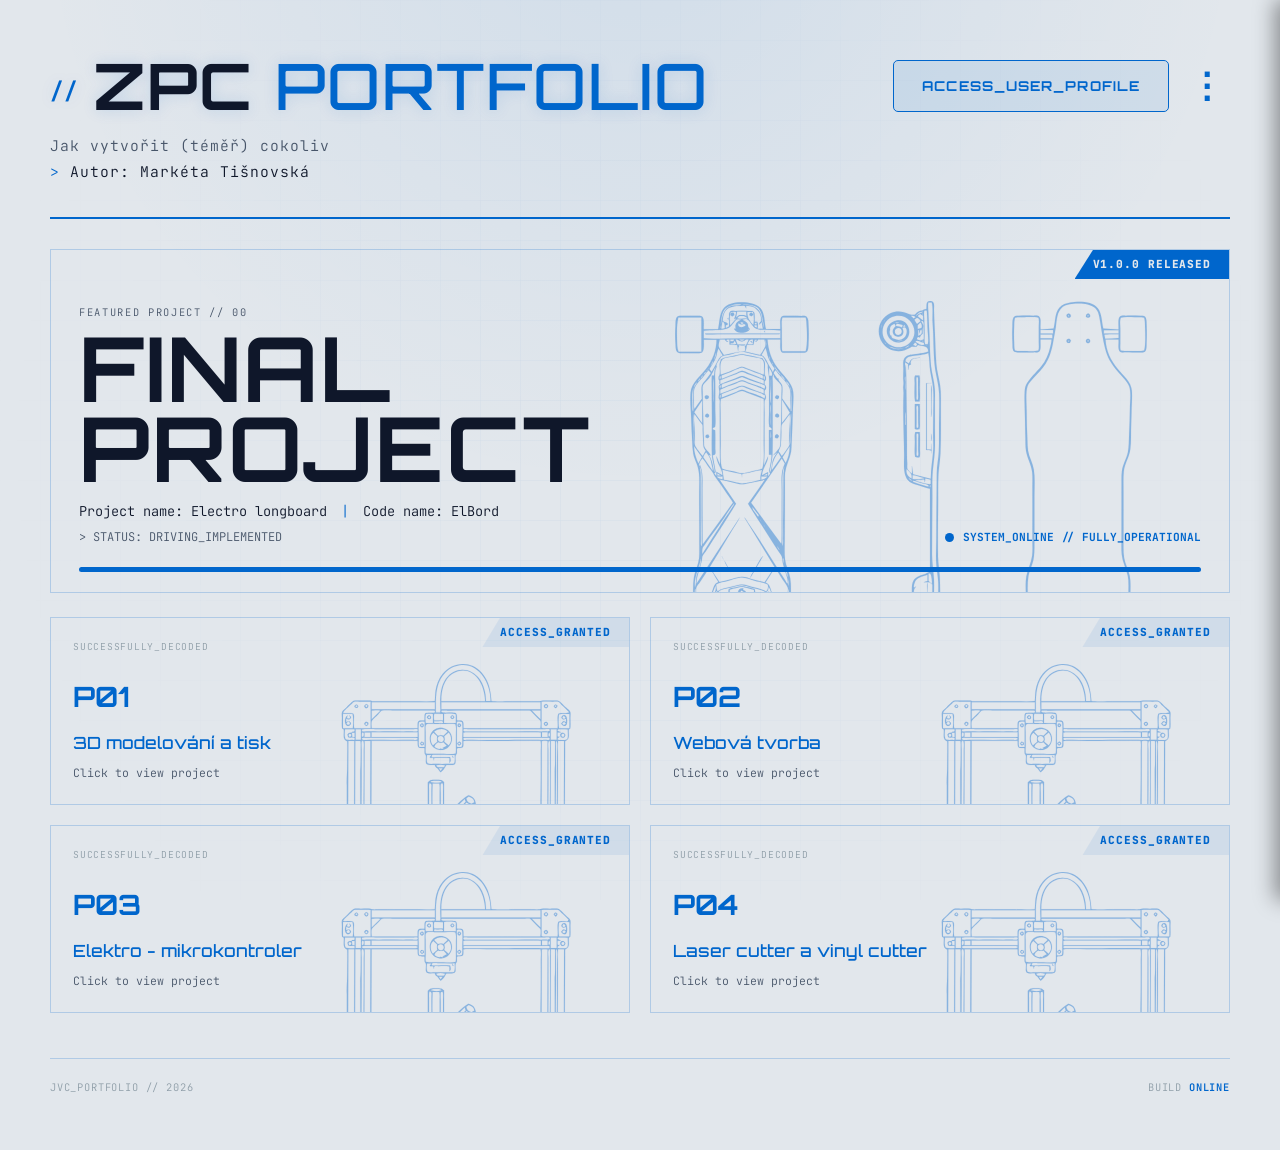
<file: index.html>
<!DOCTYPE html>
<html lang="cs">

<head>
    <meta charset="UTF-8">
    <meta name="viewport" content="width=device-width, initial-scale=1.0">
    <meta name="description" content="JVC Portfolio — Jak vytvořit (téměř) cokoliv">
    <title>ZPC | Portfolio</title>

    <link rel="stylesheet" href="ZPC-web3.css">
    <link
        href="https://fonts.googleapis.com/css2?family=JetBrains+Mono:wght@300;500;800&family=Orbitron:wght@400;700&display=swap"
        rel="stylesheet">
</head>

<body>
    <div class="grid-bg"></div>

    <main class="container" id="home">
        <header>
            <div class="header-main-flex">
                <!-- Levá část s nadpisem -->
                <div class="header-left">
                    <h1>ZPC <span class="thin">PORTFOLIO</span></h1>
                </div>

                <!-- Pravá část s tlačítkem stejné výšky a tečkami -->
                <div class="header-right">
                    <div class="identity-row">
                        <a href="about.html" class="identity-btn">
                            <span class="glitch-mini" data-text="ACCESS_USER_PROFILE">
                                ACCESS_USER_PROFILE
                            </span>
                            <div class="scanner-line"></div>
                        </a>

                        <button class="menu-trigger-btn" id="menu-trigger" aria-label="Otevřít systémové menu">
                            <span class="dots-icon">⋮</span>
                        </button>
                    </div>
                </div>
            </div>

            <!-- Podtitul a autor přímo pod hlavní lištou -->
            <div class="header-info">
                <p class="subtitle">Jak vytvořit (téměř) cokoliv</p>
                <p class="subtitle author">Autor: <span id="author-name">Markéta Tišnovská</span></p>
            </div>
        </header>

        <section class="final-project-zone">
            <a href="final-project.html" class="card final-card">
                <div class="final-badge">V1.0.0 RELEASED</div>
                <img class="image" src="obrázky/electrolongboard.svg" alt="Electro Longboard">
                <div class="final-content">
                    <div class="text-wrap">
                        <div class="eyebrow">FEATURED PROJECT // 00</div>
                        <h2>FINAL PROJECT</h2>
                        <p>Project name: Electro longboard <span class="divider">|</span> Code name: ElBord</p>
                        <p class="dim">&gt; STATUS: DRIVING_IMPLEMENTED</p>
                    </div>
                    <div class="system-status">
                        <span class="pulse-icon"></span>
                        SYSTEM_ONLINE // FULLY_OPERATIONAL
                    </div>
                </div>
                <div class="progress-track">
                    <div class="progress-fill"></div>
                </div>
            </a>
        </section>

        <section id="project-grid" class="grid" aria-label="Mini projekty">
            <a href="projekt1.html" class="card active">
                <div class="card_decoding">SUCCESSFULLY_DECODED</div>
                <div class="project-label">P01</div>
                <div class="status-tag">ACCESS_GRANTED</div>
                <img class="image_grid" src="obrázky/3d_tisk.svg" alt="3D modelování">
                <h3>3D modelování a tisk</h3>
                <p>Click to view project</p>
            </a>

            <a href="project02.html" class="card active">
                <div class="card_decoding">SUCCESSFULLY_DECODED</div>
                <div class="project-label">P02</div>
                <div class="status-tag">ACCESS_GRANTED</div>
                <img class="image_grid" src="obrázky/3d_tisk.svg" alt="Webová tvorba">
                <h3>Webová tvorba</h3>
                <p>Click to view project</p>
            </a>

            <a href="project03.html" class="card active">
                <div class="card_decoding">SUCCESSFULLY_DECODED</div>
                <div class="project-label">P03</div>
                <div class="status-tag">ACCESS_GRANTED</div>
                <img class="image_grid" src="obrázky/3d_tisk.svg" alt="Elektro - mikrokontroler">
                <h3>Elektro - mikrokontroler</h3>
                <p>Click to view project</p>
            </a>

            <a href="projectk04.html" class="card active">
                <div class="card_decoding">SUCCESSFULLY_DECODED</div>
                <div class="project-label">P04</div>
                <div class="status-tag">ACCESS_GRANTED</div>
                <img class="image_grid" src="obrázky/3d_tisk.svg" alt="Laser cutter">
                <h3>Laser cutter a vinyl cutter</h3>
                <p>Click to view project</p>
            </a>
        </section>

        <footer>
            <span>JVC_PORTFOLIO // 2026</span>
            <span>BUILD <b>ONLINE</b></span>
        </footer>
    </main>

    <!-- ========================================== -->
    <!-- HUD SYSTEM DRAWER (ROZBALOVACÍ PANEL) -->
    <!-- ========================================== -->
    <div class="drawer-backdrop" id="drawer-backdrop"></div>
    <aside class="system-drawer" id="system-drawer" aria-label="Systémové ovládání">
        <div class="drawer-header">
            <span class="drawer-title">// SYSTEM_CONTROL_PANEL</span>
            <button class="close-drawer-btn" id="close-drawer" aria-label="Zavřít menu">[ ✕ ]</button>
        </div>

        <div class="drawer-body">
            <!-- Navigace na všechny stránky -->
            <div class="drawer-section">
                <div class="section-label">01 // NAVIGACE A STRÁNKY</div>
                <nav class="drawer-nav">
                    <a href="index.html" class="nav-item active">&gt; 00_HOME</a>
                    <a href="about.html" class="nav-item">&gt; 01_ABOUT_PROFILE</a>
                    <a href="final-project.html" class="nav-item">&gt; 02_FINAL_PROJECT (ElBord)</a>
                    <a href="projekt.html" class="nav-item">&gt; P01_3D_MODELOVANI</a>
                    <a href="project02.html" class="nav-item">&gt; P02_WEBOVA_TVORBA</a>
                    <a href="project03.html" class="nav-item">&gt; P03_MIKROKONTROLER</a>
                    <a href="projectk04.html" class="nav-item">&gt; P04_LASER_A_VINYL</a>
                </nav>
            </div>

            <!-- Nastavení systému: Téma a Jazyk -->
            <div class="drawer-section">
                <div class="section-label">02 // SYSTEM_SETTINGS</div>

                <div class="setting-row">
                    <span class="setting-title">UI_THEME</span>
                    <div class="toggle-group" id="theme-toggle" role="group" aria-label="Přepínač tématu">
                        <button class="toggle-btn active" data-theme="dark">DARK</button>
                        <button class="toggle-btn" data-theme="light">LIGHT</button>
                    </div>
                </div>

                <div class="setting-row">
                    <span class="setting-title">LANGUAGE</span>
                    <div class="toggle-group" id="lang-toggle" role="group" aria-label="Přepínač jazyka">
                        <button class="toggle-btn active" data-lang="cs">CZ</button>
                        <button class="toggle-btn" data-lang="en">EN</button>
                    </div>
                </div>
            </div>
        </div>

        <div class="drawer-footer">
            STATUS: READY // LATENCY: 12ms
        </div>
    </aside>

    <script src="script.js"></script>
</body>

</html>
</file>
<file: ZPC-web3.css>
/* =========================================================
   ZPC PORTFOLIO - MERGED CYBERPUNK STYLESHEET
   ========================================================= */

/* #region 01 - SYSTEM VARIABLES & RESETS */
:root {
    --bg: #080503;
    --bg-soft: #0e0805;
    --panel: rgba(15, 9, 5, 0.86);
    --panel-hover: rgba(20, 11, 6, 0.96);
    --text: #eeece8;
    --text-dim: #a8988a;
    --text-faint: #776556;
    --accent: #ff6e00;
    --accent-2: #ff6e00;
    --accent-soft: rgba(255, 110, 0, 0.12);
    --accent-line: rgba(255, 110, 0, 0.35);
    --border: rgba(255, 110, 0, 0.25);
    --border-strong: #ff6e00;
    --shadow-glow: 0 0 18px rgba(255, 110, 0, 0.2);
    --card-shadow: inset 0 0 35px rgba(0, 0, 0, 0.28);
    --mono: "JetBrains Mono", monospace;
    --display: "Orbitron", sans-serif;
}

/* LIGHT THEME OVERRIDES (Ice Blueprint Clean) */
body.light-theme {
    --bg: #e2e7ec;
    --bg-soft: #d4dbe2;
    --panel: rgba(235, 240, 245, 0.88);
    --panel-hover: rgba(245, 248, 251, 0.316);
    
    --text: #0f172a;
    --text-dim: #475569;
    --text-faint: #8f9ea8;
    
    --accent: #0066cc;
    --accent-2: #0066cc;
    --accent-soft: rgba(0, 102, 204, 0.08);
    --accent-line: rgba(0, 102, 204, 0.25);
    --border: rgba(0, 102, 204, 0.22);
    --border-strong: #0066cc;
    --shadow-glow: 0 0 15px rgba(0, 102, 204, 0.15);
    --card-shadow: none;
}

* {
    margin: 0;
    padding: 0;
    box-sizing: border-box;
}

html {
    scroll-behavior: smooth;
}

body {
    min-height: 100vh;
    overflow-x: hidden;
    color: var(--text);
    background:
        radial-gradient(circle at 50% -10%, var(--accent-soft), transparent 38rem),
        var(--bg);
    font-family: var(--mono);
    font-weight: 300;
    line-height: 1.55;
    transition: background-color 0.15s ease, color 0.15s ease;
}

a {
    color: inherit;
    text-decoration: none;
    -webkit-tap-highlight-color: transparent;
}

button {
    -webkit-tap-highlight-color: transparent;
}

/* #endregion */

/* #region 02 - BACKGROUNDS & GLOBAL EFFECTS */
.grid-bg {
    position: fixed;
    inset: 0;
    z-index: -1;
    pointer-events: none;
    opacity: 0.25;
    background-image:
        linear-gradient(var(--border) 1px, transparent 1px),
        linear-gradient(90deg, var(--border) 1px, transparent 1px);
    background-size: 40px 40px;
    mask-image: radial-gradient(circle at 50% 50%, black, transparent 90%);
}

body.light-theme .grid-bg {
    opacity: 0.15;
}

.container {
    width: min(1180px, calc(100% - 40px));
    margin: 0 auto;
    padding: 32px 0 55px;
}

/* #endregion */

/* #region 03 - HEADER & LAYOUT */
header {
    position: relative;
    padding: 22px 0 30px;
    border-bottom: 2px solid var(--border-strong);
}

.header-main-flex {
    display: flex;
    align-items: center; /* Perfektní vertikální zarovnání nadpisu a tlačítka na střed */
    justify-content: space-between;
    gap: 35px;
}

.header-left h1 {
    margin: 0;
    color: var(--text);
    font-family: var(--display);
    font-size: clamp(2rem, 5vw, 4.2rem);
    line-height: 1;
    letter-spacing: 0.02em;
    text-transform: uppercase;
    text-shadow: var(--shadow-glow);
}

.header-left h1::before {
    content: "// ";
    color: var(--accent);
    font-family: var(--mono);
    font-size: 0.35em;
    vertical-align: middle;
}

.thin {
    color: var(--accent);
    font-weight: 500;
}

.header-info {
    margin-top: 17px;
}

.subtitle {
    margin: 3px 0;
    color: var(--text-dim);
    font-size: 0.92rem;
    letter-spacing: 1px;
}

.author {
    color: var(--text);
}

.author::before {
    content: "> ";
    color: var(--accent);
}

.header-right {
    display: flex;
    align-items: center;
}

/* #endregion */

/* #region 04 - BUTTONS & SCANNER ANIMATION */

.identity-row {
    display: flex;
    align-items: center;
    gap: 16px;
}

/* Tlačítko roztažené přesně na výšku hlavního nadpisu h1 */
.identity-btn {
    position: relative;
    display: flex;
    align-items: center;
    justify-content: center;
    min-width: 260px;
    height: clamp(2rem, 5vw, 3.2rem);
    padding: 0 28px;
    overflow: hidden;
    border: 1px solid var(--accent);
    color: var(--accent);
    background: var(--accent-soft);
    font-family: var(--display);
    font-size: 0.85rem;
    font-weight: 700;
    letter-spacing: 0.08em;
    text-align: center;
    border-radius: 5px;
    transition: background-color 0.15s ease, color 0.15s ease, box-shadow 0.15s ease;
}

.identity-btn:hover {
    color: var(--bg);
    background: var(--accent);
    box-shadow: var(--shadow-glow);
}

.scanner-line {
    position: absolute;
    top: 0;
    left: -100%;
    width: 50%;
    height: 100%;
    background: linear-gradient(90deg, transparent, var(--accent-line), transparent);
    animation: scan 2.8s infinite linear;
}

@keyframes scan {
    0% { left: -100%; }
    100% { left: 150%; }
}

/* Tlačítko se třemi tečkami zarovnané vedle */
.menu-trigger-btn {
    background: transparent !important;
    border: none !important;
    outline: none !important;
    box-shadow: none !important;
    padding: 0 4px;
    margin: 0;
    height: clamp(2.2rem, 5vw, 4.2rem);
    display: flex;
    align-items: center;
    justify-content: center;
    cursor: pointer;
}

.menu-trigger-btn .dots-icon {
    color: var(--accent);
    font-size: 2.2rem;
    font-weight: 800;
    letter-spacing: 2px;
    line-height: 1;
    transition: color 0.15s ease, text-shadow 0.15s ease;
}

.menu-trigger-btn:hover .dots-icon,
.menu-trigger-btn.active .dots-icon {
    color: var(--text);
}

/* #endregion */

/* #region 05 - CARDS */
.card {
    position: relative;
    display: block;
    overflow: hidden;
    border: 1px solid var(--border);
    box-shadow: var(--card-shadow);
    transition: transform 0.15s ease, border-color 0.15s ease, background-color 0.15s ease;
}

.card::before {
    content: "";
    position: absolute;
    inset: 0;
    pointer-events: none;
    border: 1px solid transparent;
    transition: border-color 150ms ease;
}

.card:hover {
    transform: translateY(-2px);
    border-color: var(--border-strong);
    background: var(--panel-hover);
    box-shadow: var(--shadow-glow);
}

.card:hover::before {
    border-color: var(--accent-line);
}

/* #endregion */

/* #region 06 - FINAL PROJECT CARD */
.final-project-zone {
    margin: 30px 0 24px;
}

.final-card {
    padding: 26px 28px 20px;
}

.final-badge {
    position: absolute;
    top: 0;
    right: 0;
    background: var(--accent);
    color: var(--bg);
    padding: 6px 18px;
    font-weight: 900;
    font-size: 0.7rem;
    letter-spacing: 0.08em;
    clip-path: polygon(12% 0, 100% 0, 100% 100%, 0 100%);
}

.image {
    position: absolute;
    top: 15%;
    right: 7%;
    width: 40%;
    opacity: 0.4;
}

.image_grid {
    position: absolute;
    top: 25%;
    right: 10%;
    width: 40%;
    opacity: 0.4;
}

.final-content {
    display: flex;
    align-items: flex-end;
    justify-content: space-between;
    gap: 30px;
    padding: 28px 0 20px;
}

.eyebrow {
    margin-bottom: 8px;
    color: var(--text-dim);
    font-size: 0.65rem;
    letter-spacing: 0.16em;
}

.final-content h2 {
    margin: 0;
    color: var(--text);
    font-family: var(--display);
    font-size: clamp(2.2rem, 7vw, 5.7rem);
    line-height: 0.9;
    letter-spacing: 0.02em;
}

.final-project-title-highlight {
    color: var(--accent);
}

.final-content p {
    margin: 12px 0 0;
    color: var(--text);
    font-size: 0.85rem;
}

.final-content .dim {
    margin-top: 6px;
    color: var(--text-dim);
    font-size: 0.75rem;
}

.divider {
    color: var(--accent);
    padding: 0 6px;
}

.system-status {
    flex: 0 0 auto;
    display: flex;
    align-items: center;
    gap: 9px;
    color: var(--accent);
    font-size: 0.7rem;
    font-weight: bold;
}

.pulse-icon {
    width: 9px;
    height: 9px;
    border-radius: 50%;
    background: var(--accent);
    animation: pulse 1.5s infinite;
}

@keyframes pulse {
    0% {
        box-shadow: 0 0 0 0 var(--accent);
        transform: scale(0.95);
    }
    70% {
        box-shadow: 0 0 0 10px rgba(0, 0, 0, 0);
        transform: scale(1);
    }
    100% {
        box-shadow: 0 0 0 0 rgba(0, 0, 0, 0);
        transform: scale(0.95);
    }
}

.progress-track {
    height: 5px;
    overflow: hidden;
    background: var(--accent-soft);
    border-radius: 3px;
}

.progress-fill {
    width: 100%;
    height: 100%;
    background: var(--accent);
    box-shadow: var(--shadow-glow);
}

/* #endregion */

/* #region 07 - PROJECT GRID */
.grid {
    display: grid;
    grid-template-columns: repeat(2, 1fr);
    gap: 20px;
}

.grid .card {
    min-height: 180px;
    padding: 22px;
}

.card_decoding {
    color: var(--text-faint);
    font-size: 0.6rem;
    letter-spacing: 0.08em;
}

.project-label {
    margin-top: 20px;
    color: var(--accent);
    font-family: var(--display);
    font-size: 1.75rem;
    font-weight: 700;
}

.status-tag {
    position: absolute;
    top: 0;
    right: 0;
    color: var(--bg);
    padding: 6px 18px;
    font-weight: 900;
    font-size: 0.7rem;
    letter-spacing: 0.08em;
    clip-path: polygon(12% 0, 100% 0, 100% 100%, 0 100%);
}

.card.active .status-tag {
    border-color: var(--accent);
    color: var(--accent);
    background: var(--accent-soft);
}

.grid h3 {
    margin: 12px 0 0;
    color: var(--text);
    font-family: var(--display);
    font-size: 1.05rem;
    font-weight: 500;
}

body.light-theme .grid h3 {
    color: var(--accent);
}

.grid p {
    margin: 8px 0 0;
    color: var(--text-dim);
    font-size: 0.72rem;
}

/* #endregion */

/* #region 08 - FOOTER */
footer {
    display: flex;
    justify-content: space-between;
    gap: 20px;
    margin-top: 45px;
    padding-top: 20px;
    border-top: 1px solid var(--border);
    color: var(--text-faint);
    font-size: 0.65rem;
    letter-spacing: 0.08em;
}

footer b {
    color: var(--accent);
    font-weight: 600;
}

/* #endregion */

/* #region 09 - RESPONSIVITY */
@media (max-width: 850px) {
    .header-main-flex {
        align-items: flex-start;
        flex-direction: column;
        gap: 20px;
    }

    .header-right {
        width: 100%;
    }

    .identity-row {
        width: 100%;
        justify-content: space-between;
    }

    .identity-btn {
        flex: 1;
        min-width: auto;
        height: 50px;
    }

    .menu-trigger-btn {
        height: 50px;
    }

    .final-content {
        align-items: flex-start;
        flex-direction: column;
    }
}

@media (max-width: 768px) {
    .container {
        width: min(100% - 24px, 1180px);
        padding-top: 18px;
    }

    .grid {
        grid-template-columns: 1fr;
    }

    .final-card {
        padding: 20px;
    }

    .final-content h2 {
        font-size: clamp(2rem, 12vw, 3.5rem);
    }

    footer {
        flex-direction: column;
    }
}
/* #endregion */

/* #region 10 - OPTIMALIZOVANÝ SYSTEM DRAWER & MENU */

.toggle-group {
    display: inline-flex;
    border: 1px solid var(--border);
    border-radius: 3px;
    padding: 2px;
    background: var(--accent-soft);
}

.toggle-btn {
    padding: 4px 10px;
    background: transparent;
    border: none;
    color: var(--text-dim);
    font-family: var(--mono);
    font-size: 0.68rem;
    font-weight: 700;
    cursor: pointer;
    border-radius: 2px;
    transition: background-color 0.15s ease, color 0.15s ease;
}

.toggle-btn:hover {
    color: var(--text);
}

.toggle-btn.active {
    background: var(--accent);
    color: var(--bg);
    box-shadow: var(--shadow-glow);
}

.drawer-backdrop {
    position: fixed;
    inset: 0;
    z-index: 998;
    background: rgba(0, 0, 0, 0.75);
    opacity: 0;
    pointer-events: none;
    transition: opacity 0.2s ease;
    will-change: opacity;
}

.drawer-backdrop.active {
    opacity: 1;
    pointer-events: auto;
}

.system-drawer {
    position: fixed;
    top: 0;
    right: 0;
    bottom: 0;
    width: min(360px, 85vw);
    z-index: 999;
    background: var(--bg);
    border-left: 2px solid var(--border-strong);
    box-shadow: -5px 0 20px rgba(0, 0, 0, 0.4);
    display: flex;
    flex-direction: column;
    transform: translate3d(100%, 0, 0);
    transition: transform 0.25s cubic-bezier(0, 0, 0.2, 1);
    will-change: transform;
}

.system-drawer.open {
    transform: translate3d(0, 0, 0);
}

.drawer-header {
    display: flex;
    align-items: center;
    justify-content: space-between;
    padding: 18px 20px;
    border-bottom: 1px solid var(--border);
    background: var(--accent-soft);
}

.drawer-title {
    color: var(--accent);
    font-family: var(--display);
    font-size: 0.8rem;
    font-weight: 700;
    letter-spacing: 0.08em;
}

.close-drawer-btn {
    background: transparent;
    border: none;
    color: var(--text-dim);
    font-family: var(--mono);
    font-size: 0.85rem;
    cursor: pointer;
    padding: 4px;
}

.close-drawer-btn:hover {
    color: var(--accent);
}

.drawer-body {
    flex: 1;
    overflow-y: auto;
    padding: 20px;
    display: flex;
    flex-direction: column;
    gap: 24px;
}

.section-label {
    color: var(--text-faint);
    font-size: 0.65rem;
    font-weight: 700;
    letter-spacing: 0.12em;
    margin-bottom: 10px;
}

.drawer-nav {
    display: flex;
    flex-direction: column;
    gap: 6px;
}

.nav-item {
    padding: 10px 14px;
    background: var(--panel);
    border: 1px solid var(--border);
    color: var(--text-dim);
    font-size: 0.78rem;
    border-radius: 2px;
    transition: background-color 0.15s ease, border-color 0.15s ease, color 0.15s ease;
}

.nav-item:hover,
.nav-item.active {
    color: var(--accent);
    border-color: var(--accent);
    background: var(--accent-soft);
}

.setting-row {
    display: flex;
    align-items: center;
    justify-content: space-between;
    padding: 10px 14px;
    background: var(--panel);
    border: 1px solid var(--border);
    border-radius: 2px;
    margin-bottom: 8px;
}

.setting-title {
    color: var(--text);
    font-size: 0.75rem;
    font-weight: 500;
}

.drawer-footer {
    padding: 14px 20px;
    border-top: 1px solid var(--border);
    color: var(--text-faint);
    font-size: 0.65rem;
    letter-spacing: 0.08em;
    text-align: center;
}
/* #endregion */
</file>
